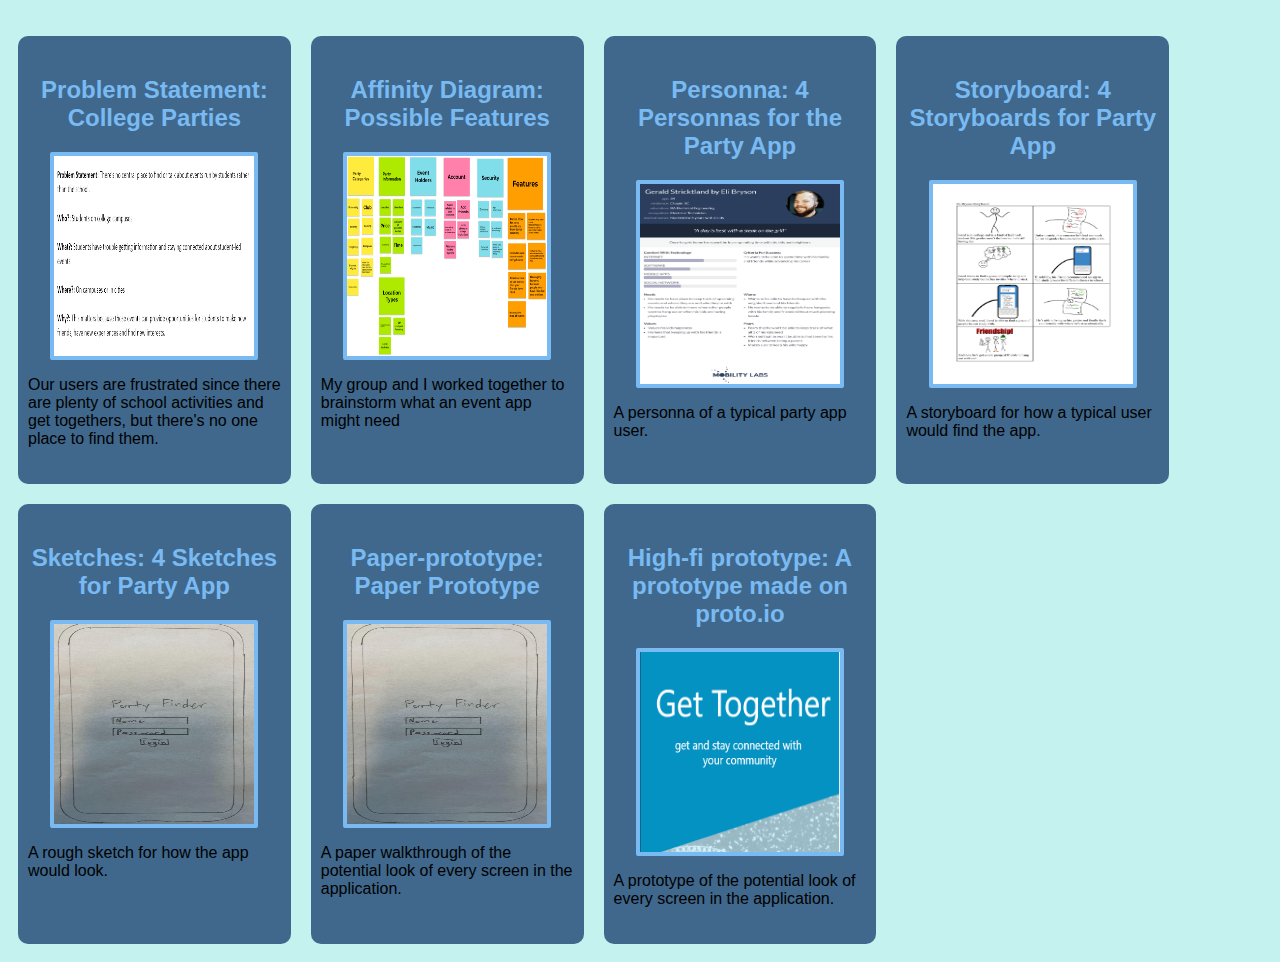
<file: index.html>
<!DOCTYPE html>
<html>
    <head>
        <title>CSCE 190: Elias Bryson</title>
        <link rel="stylesheet" href="styles.css">
    </head>
    <body>
        <hl>Elias Bryson's CSCE 190 Site</hl>
        
        <div class="assignments">
            <!-- Probblem Statement Assignment-->
            <section class = "assignment">
                <a href = "files/problem-statement.pdf">
                    <h2>Problem Statement: College Parties</h2></a>
                <a href = "files/problem-statement.pdf"><img src = "images/problem-statement.PNG"></a>
                <p>
                    Our users are frustrated since there are plenty of school activities and get togethers, but there's no one place to find them.
                </p>
            </section>

            <!-- Affinity Diagram Assignment-->
            <section class="assignment">
                <a href = "files/affinity-diagram.pdf">
                    <h2>Affinity Diagram: Possible Features</h2></a>
                <a href="files/affinity-diagram.pdf"><img src="images/affinity-diagram.PNG"></a>
                <p>
                    My group and I worked together to brainstorm what an event app might need
                </p>
            </section>

            <!-- Persona Assignment-->
            <section class="assignment">
                <a href ="files/personna.pdf">
                    <h2>Personna: 4 Personnas for the Party App</h2></a>
                <a href="files/personna.pdf"><img src="images/personna.png"></a>
                <p>
                    A personna of a typical party app user.
                </p>
            </section>

            <!-- Storyboard Assignment-->
            <section class="assignment">
                <a href="files/storyboard.pdf">
                    <h2>Storyboard: 4 Storyboards for Party App</h2></a>
                <a href="files/storyboard.pdf"><img src="images/storyboard.png"></a>
                <p>
                    A storyboard for how a typical user would find the app.
                </p>
            </section>

            <!-- Sketches Assignment-->
            <section class="assignment">
                <a href="files/sketches.pdf">
                    <h2>Sketches: 4 Sketches for Party App</h2></a>
                <a href="files/sketches.pdf"><img src="images/sketches.png"></a>
                <p>
                    A rough sketch for how the app would look.
                </p>
            </section>

            <!-- Paper Prototype-->
            <section class = "assignment">
                <a href = "https://youtu.be/9dP-CHGu6rk">
                    <h2>Paper-prototype: Paper Prototype</h2></a>
                <a href = "https://youtu.be/9dP-CHGu6rk"><img src = "images/sketches.png"></a>
                <p>
                    A paper walkthrough of the potential look of every screen in the application.
                </p>
            </section>

            <!-- High-Fi Protype-->
            <section class = "assignment">
                <a href = "files/high-fi-prototype/src/index.html">
                    <h2>High-fi prototype: A prototype made on proto.io</h2></a>
                <a href = "files/high-fi-prototype/src/index.html"><img src = "images/prototype.PNG"></a>
                <p>
                    A prototype of the potential look of every screen in the application.
                </p>
            </section>
        </div>
    </body>
</html>
</file>
<file: styles.css>
body {
    background: #C4F2EE;
    font-family:Arial, Helvetica, sans-serif
}

head {
    color:#3F688C;
}

.assignments {
    display:flex;
    flex-wrap:wrap;
}

.assignment {
    width:20%;
    padding:20px 10px;
    margin:10px;
    background:#3F688C;
    border-radius: 10px;
}

.assignment img {
    width:200px;
    height:200px;
    margin:10px;
    border: 4px solid #79BAF2;
    border-radius: 2px;
    display: block;
    margin: auto;
}

.assignment img:hover {
    border: 3px dashed #4F7302;
}

hl  {
    color: #C4F2EE;
    text-align:center;
}

h1:hover {
    color:#79BAF2;
}

h2 {
    text-align:center;
}

a {
    text-decoration:none;
    color: #79BAF2;
}

a:hover {
    color: #4F7302;
}
</file>
